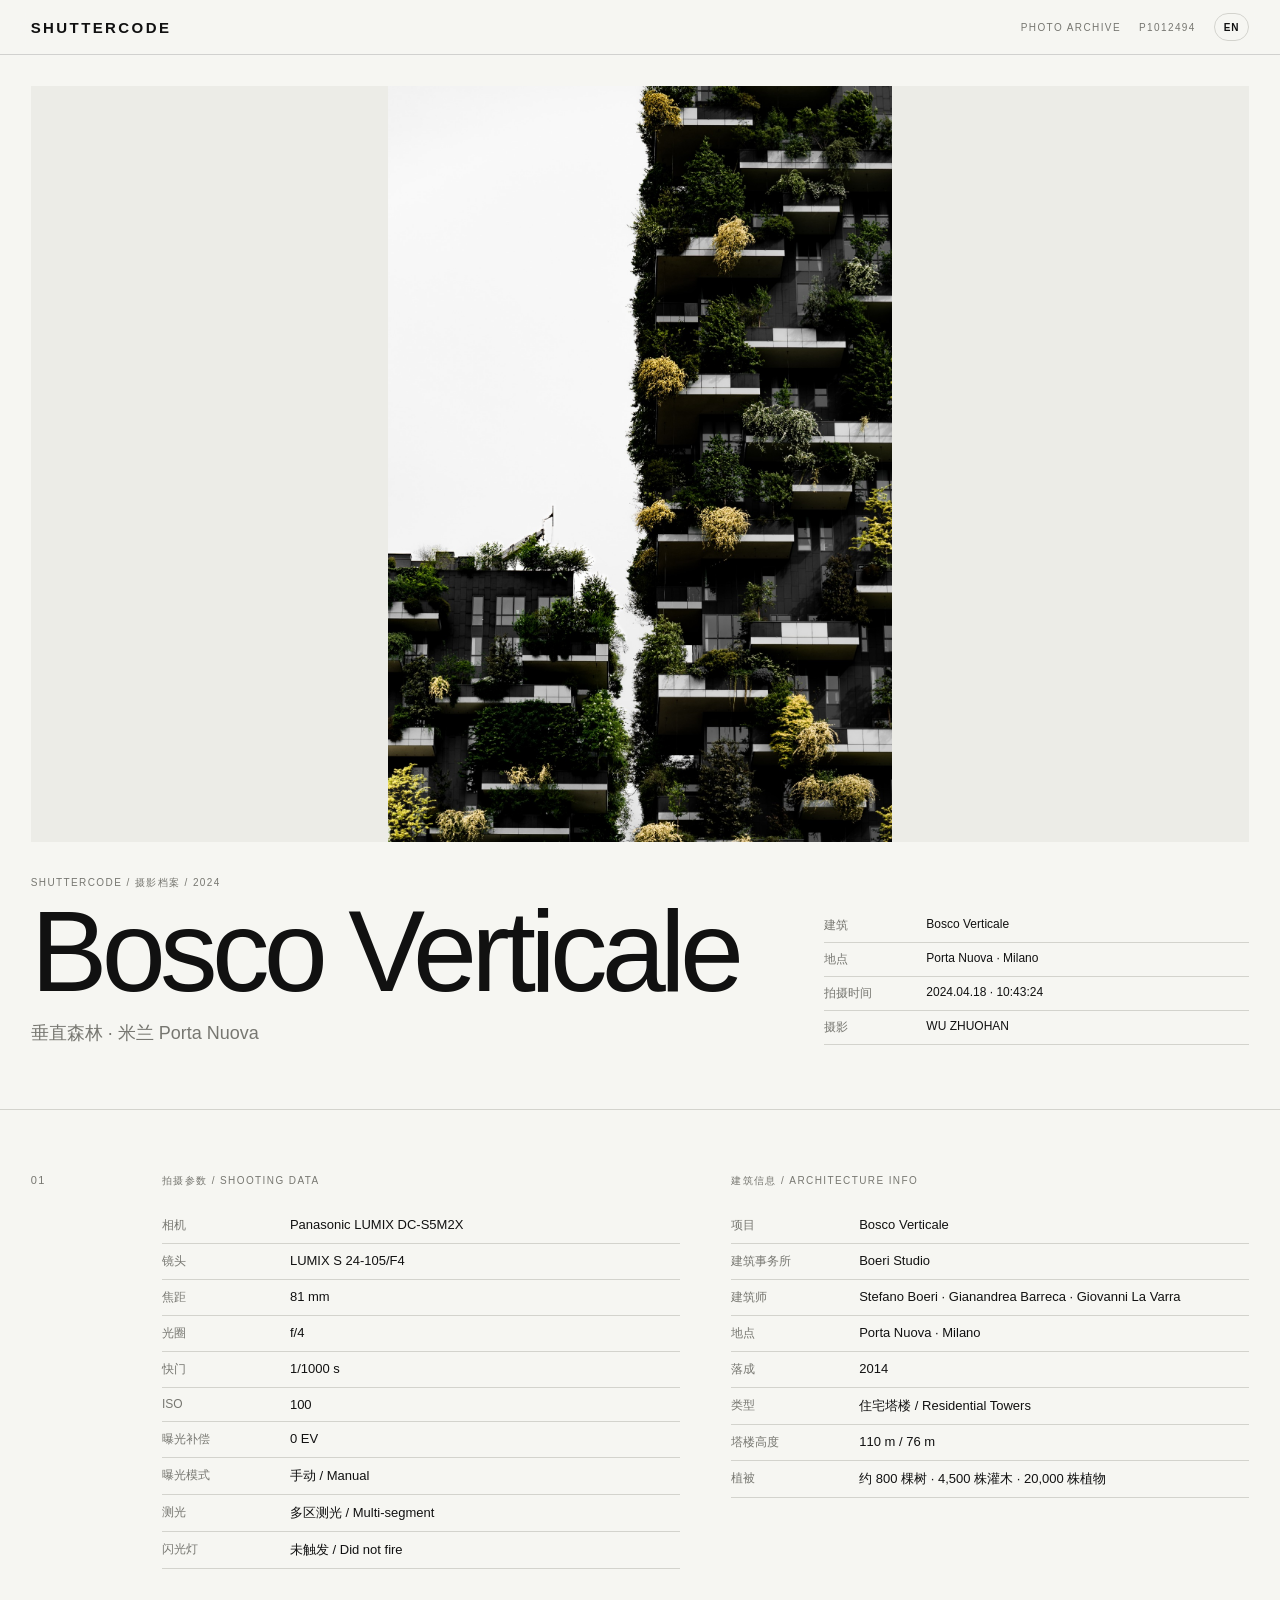
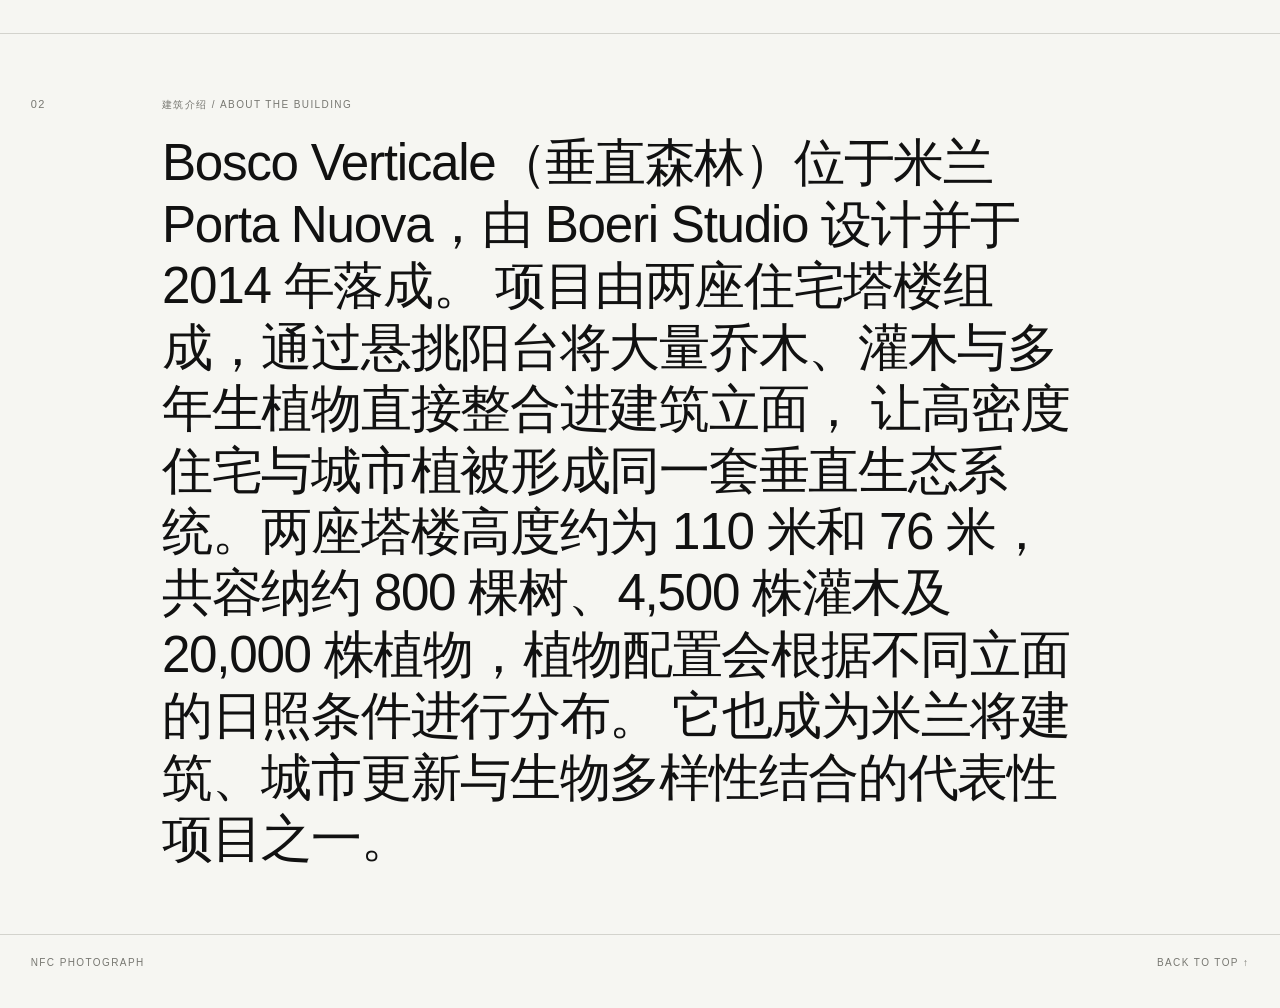
<file: index.html>
<!doctype html>
<html lang="zh-CN">
<head>
  <meta charset="utf-8">
  <meta name="viewport" content="width=device-width, initial-scale=1, viewport-fit=cover">
  
  <meta http-equiv="Cache-Control" content="no-cache, no-store, must-revalidate">
  <meta http-equiv="Pragma" content="no-cache">
  <meta http-equiv="Expires" content="0">
  <script>
  (() => {
    const PAGE_BUILD = "20260919-01";

    async function ensureLatest() {
      try {
        const versionURL = new URL("version.json?ts=" + Date.now(), window.location.href);
        const response = await fetch(versionURL, {
          cache: "no-store",
          headers: { "Cache-Control": "no-cache" }
        });
        if (!response.ok) return;

        const data = await response.json();
        if (!data.version) return;

        const current = new URL(window.location.href);
        if (current.searchParams.get("v") !== data.version) {
          current.searchParams.set("v", data.version);
          window.location.replace(current.toString());
        }
      } catch (e) {
        // If offline or GitHub Pages is temporarily unavailable, keep showing the current page.
      }
    }

    ensureLatest();

    // Safari may restore a page from Back/Forward Cache without a network request.
    window.addEventListener("pageshow", (event) => {
      if (event.persisted) ensureLatest();
    });
  })();
  </script>
<meta name="theme-color" content="#f6f6f2">
  <meta name="description" content="SHUTTERCODE NFC photography archive">
  <title>SHUTTERCODE — Bosco Verticale 垂直森林</title>
  <link rel="preload" href="assets/P1012494.20260919-01.jpg" as="image">
  <link rel="stylesheet" href="style.20260919-01.css">
</head>
<body>
  <header class="topbar">
    <a class="brandmark" href="#top" aria-label="SHUTTERCODE">SHUTTERCODE</a>
    <div class="topbar-right">
      <span>PHOTO ARCHIVE</span>
      <span>P1012494</span>
      <a class="lang-switch" href="en.html" aria-label="Switch to English">EN</a>
    </div>
  </header>

  <main>
    <section class="photo-wrap" id="top">
      <button class="photo-button" id="openPhoto" aria-label="放大照片">
        <img src="assets/P1012494.20260919-01.jpg" alt="摄影作品" fetchpriority="high">
      </button>
    </section>

    <section class="title-block">
      <div>
        <p class="eyebrow">SHUTTERCODE / 摄影档案 / 2024</p>

        <!-- 可直接把 Untitled 改成作品名称 -->
        <h1>Bosco Verticale</h1>

        <!-- 可直接改成系列名；不需要可删除这一行 -->
        <p class="sub">垂直森林 · 米兰 Porta Nuova</p>
      </div>

      <div class="basic">
        <div><span>建筑</span><b>Bosco Verticale</b></div>
        <div><span>地点</span><b>Porta Nuova · Milano</b></div>
        <div><span>拍摄时间</span><b>2024.04.18 · 10:43:24</b></div>
        <div><span>摄影</span><b>WU ZHUOHAN</b></div>
      </div>
    </section>

    <section class="specs">
      <div class="section-no">01</div>

      <div class="spec-card">
        <p class="label">拍摄参数 / SHOOTING DATA</p>
        <dl>
          <div><dt>相机</dt><dd>Panasonic LUMIX DC-S5M2X</dd></div>
          <div><dt>镜头</dt><dd>LUMIX S 24-105/F4</dd></div>
          <div><dt>焦距</dt><dd>81 mm</dd></div>
          <div><dt>光圈</dt><dd>f/4</dd></div>
          <div><dt>快门</dt><dd>1/1000 s</dd></div>
          <div><dt>ISO</dt><dd>100</dd></div>
          <div><dt>曝光补偿</dt><dd>0 EV</dd></div>
          <div><dt>曝光模式</dt><dd>手动 / Manual</dd></div>
          <div><dt>测光</dt><dd>多区测光 / Multi-segment</dd></div>
          <div><dt>闪光灯</dt><dd>未触发 / Did not fire</dd></div>
        </dl>
      </div>

      <div class="spec-card">
        <p class="label">建筑信息 / ARCHITECTURE INFO</p>
        <dl>
          <div><dt>项目</dt><dd>Bosco Verticale</dd></div>
          <div><dt>建筑事务所</dt><dd>Boeri Studio</dd></div>
          <div><dt>建筑师</dt><dd>Stefano Boeri · Gianandrea Barreca · Giovanni La Varra</dd></div>
          <div><dt>地点</dt><dd>Porta Nuova · Milano</dd></div>
          <div><dt>落成</dt><dd>2014</dd></div>
          <div><dt>类型</dt><dd>住宅塔楼 / Residential Towers</dd></div>
          <div><dt>塔楼高度</dt><dd>110 m / 76 m</dd></div>
          <div><dt>植被</dt><dd>约 800 棵树 · 4,500 株灌木 · 20,000 株植物</dd></div>
        </dl>
      </div>
    </section>

    <section class="statement">
      <div class="section-no">02</div>
      <div>
        <p class="label">建筑介绍 / ABOUT THE BUILDING</p>
        <p class="lead">
          Bosco Verticale（垂直森林）位于米兰 Porta Nuova，由 Boeri Studio 设计并于 2014 年落成。
          项目由两座住宅塔楼组成，通过悬挑阳台将大量乔木、灌木与多年生植物直接整合进建筑立面，
          让高密度住宅与城市植被形成同一套垂直生态系统。两座塔楼高度约为 110 米和 76 米，
          共容纳约 800 棵树、4,500 株灌木及 20,000 株植物，植物配置会根据不同立面的日照条件进行分布。
          它也成为米兰将建筑、城市更新与生物多样性结合的代表性项目之一。
        </p>
      </div>
    </section>
  </main>

  <footer>
    <span>NFC PHOTOGRAPH</span>
    <a href="#top">BACK TO TOP ↑</a>
  </footer>

  <dialog id="lightbox">
    <button id="closeLightbox" aria-label="关闭">×</button>
    <img src="assets/P1012494.20260919-01.jpg" alt="放大照片">
  </dialog>

  <script src="script.20260919-01.js"></script>
</body>
</html>
</file>
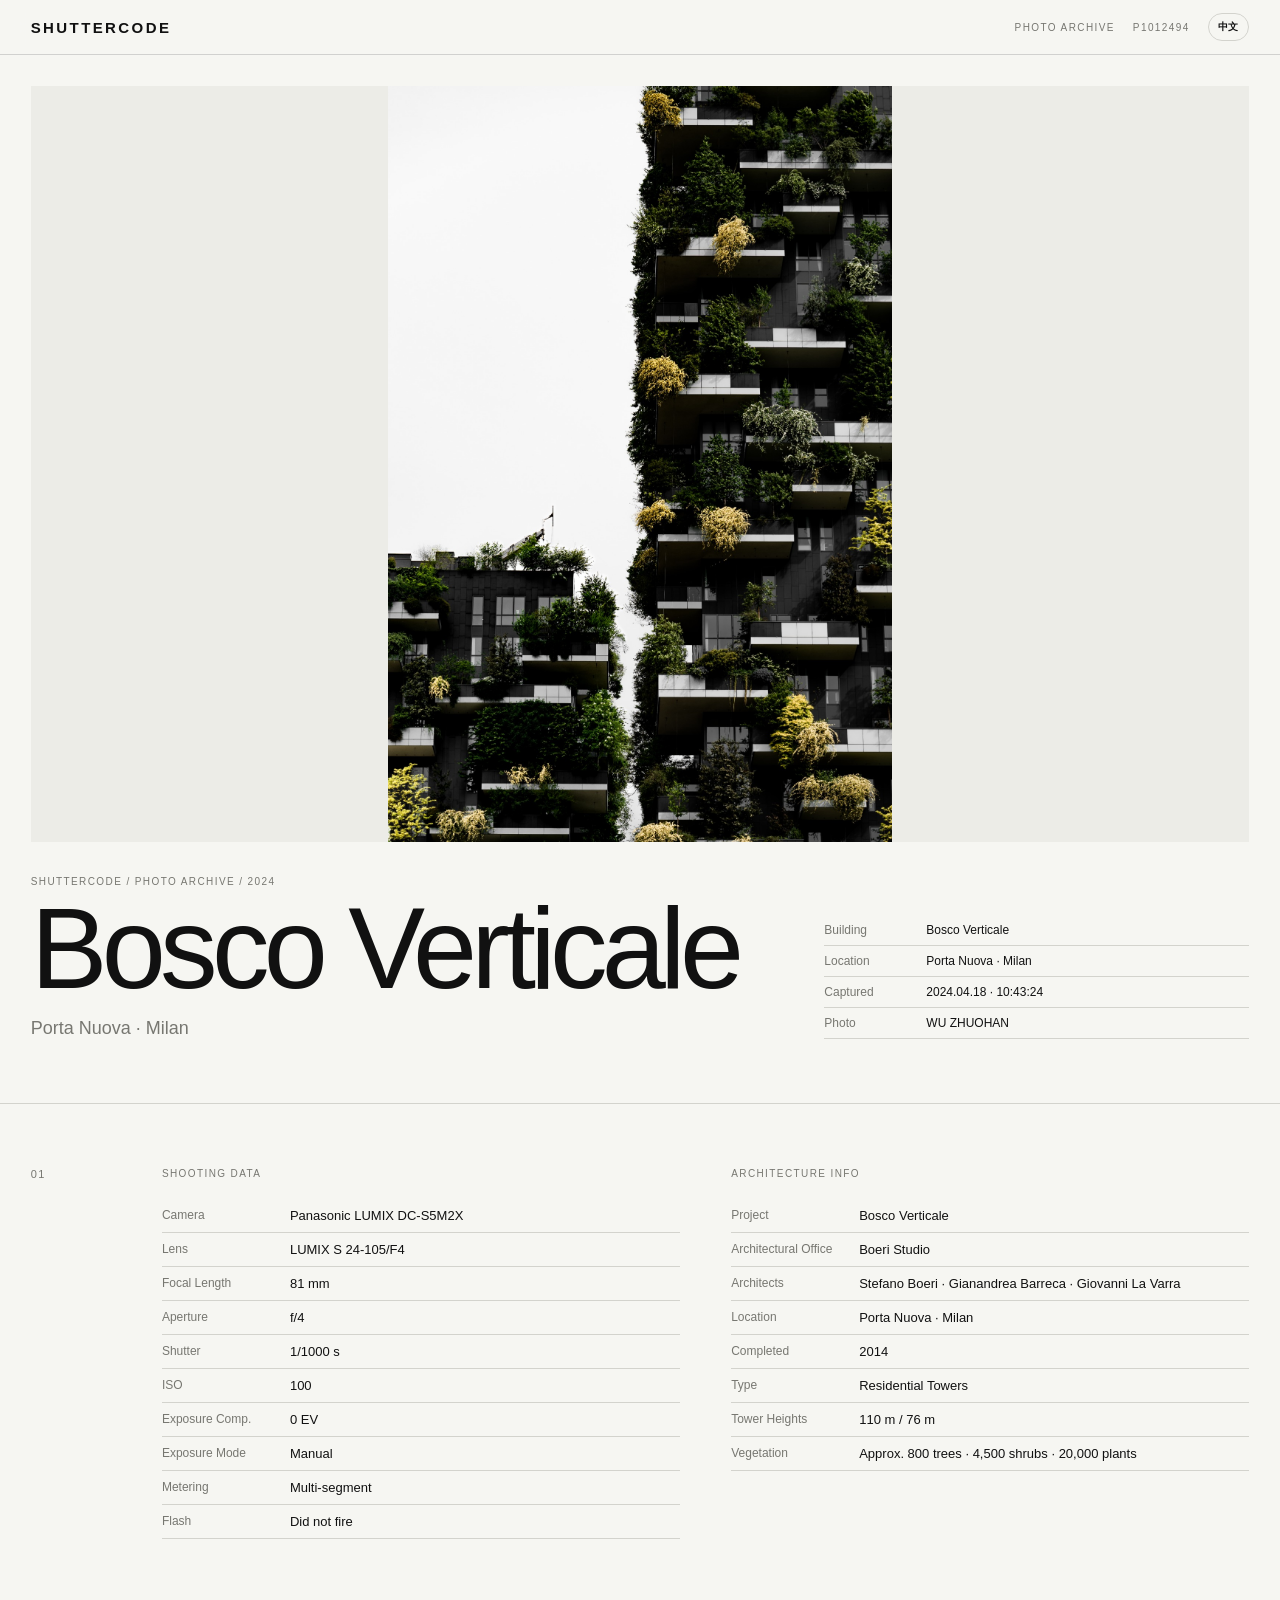
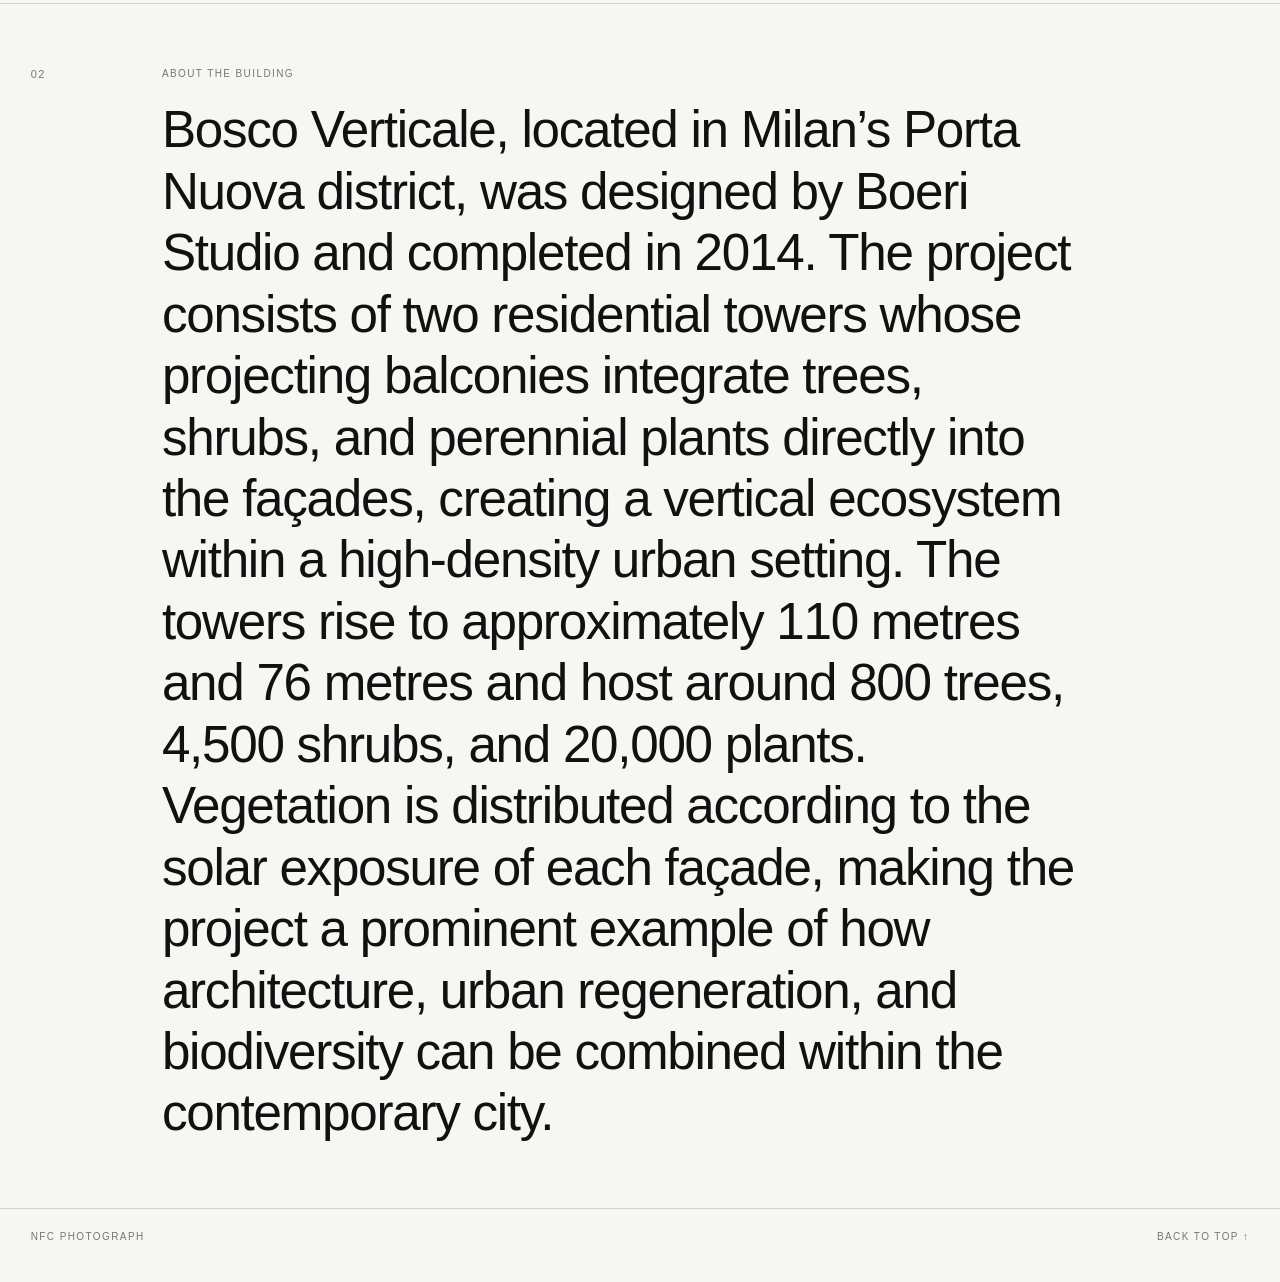
<file: en.html>
<!doctype html>
<html lang="en">
<head>
  <meta charset="utf-8">
  <meta name="viewport" content="width=device-width, initial-scale=1, viewport-fit=cover">
  
  <meta http-equiv="Cache-Control" content="no-cache, no-store, must-revalidate">
  <meta http-equiv="Pragma" content="no-cache">
  <meta http-equiv="Expires" content="0">
  <script>
  (() => {
    const PAGE_BUILD = "20260919-01";

    async function ensureLatest() {
      try {
        const versionURL = new URL("version.json?ts=" + Date.now(), window.location.href);
        const response = await fetch(versionURL, {
          cache: "no-store",
          headers: { "Cache-Control": "no-cache" }
        });
        if (!response.ok) return;

        const data = await response.json();
        if (!data.version) return;

        const current = new URL(window.location.href);
        if (current.searchParams.get("v") !== data.version) {
          current.searchParams.set("v", data.version);
          window.location.replace(current.toString());
        }
      } catch (e) {
        // If offline or GitHub Pages is temporarily unavailable, keep showing the current page.
      }
    }

    ensureLatest();

    // Safari may restore a page from Back/Forward Cache without a network request.
    window.addEventListener("pageshow", (event) => {
      if (event.persisted) ensureLatest();
    });
  })();
  </script>
<meta name="theme-color" content="#f6f6f2">
  <meta name="description" content="SHUTTERCODE NFC photography archive">
  <title>SHUTTERCODE — Bosco Verticale</title>
  <link rel="preload" href="assets/P1012494.20260919-01.jpg" as="image">
  <link rel="stylesheet" href="style.20260919-01.css">
</head>
<body>
  <header class="topbar">
    <a class="brandmark" href="#top" aria-label="SHUTTERCODE">SHUTTERCODE</a>
    <div class="topbar-right">
      <span>PHOTO ARCHIVE</span>
      <span>P1012494</span>
      <a class="lang-switch" href="index.html" aria-label="切换到中文">中文</a>
    </div>
  </header>

  <main>
    <section class="photo-wrap" id="top">
      <button class="photo-button" id="openPhoto" aria-label="放大照片">
        <img src="assets/P1012494.20260919-01.jpg" alt="摄影作品" fetchpriority="high">
      </button>
    </section>

    <section class="title-block">
      <div>
        <p class="eyebrow">SHUTTERCODE / PHOTO ARCHIVE / 2024</p>

        <!-- 可直接把 Untitled 改成作品名称 -->
        <h1>Bosco Verticale</h1>

        <!-- 可直接改成系列名；不需要可删除这一行 -->
        <p class="sub">Porta Nuova · Milan</p>
      </div>

      <div class="basic">
        <div><span>Building</span><b>Bosco Verticale</b></div>
        <div><span>Location</span><b>Porta Nuova · Milan</b></div>
        <div><span>Captured</span><b>2024.04.18 · 10:43:24</b></div>
        <div><span>Photo</span><b>WU ZHUOHAN</b></div>
      </div>
    </section>

    <section class="specs">
      <div class="section-no">01</div>

      <div class="spec-card">
        <p class="label">SHOOTING DATA</p>
        <dl>
          <div><dt>Camera</dt><dd>Panasonic LUMIX DC-S5M2X</dd></div>
          <div><dt>Lens</dt><dd>LUMIX S 24-105/F4</dd></div>
          <div><dt>Focal Length</dt><dd>81 mm</dd></div>
          <div><dt>Aperture</dt><dd>f/4</dd></div>
          <div><dt>Shutter</dt><dd>1/1000 s</dd></div>
          <div><dt>ISO</dt><dd>100</dd></div>
          <div><dt>Exposure Comp.</dt><dd>0 EV</dd></div>
          <div><dt>Exposure Mode</dt><dd>Manual</dd></div>
          <div><dt>Metering</dt><dd>Multi-segment</dd></div>
          <div><dt>Flash</dt><dd>Did not fire</dd></div>
        </dl>
      </div>

      <div class="spec-card">
        <p class="label">ARCHITECTURE INFO</p>
        <dl>
          <div><dt>Project</dt><dd>Bosco Verticale</dd></div>
          <div><dt>Architectural Office</dt><dd>Boeri Studio</dd></div>
          <div><dt>Architects</dt><dd>Stefano Boeri · Gianandrea Barreca · Giovanni La Varra</dd></div>
          <div><dt>Location</dt><dd>Porta Nuova · Milan</dd></div>
          <div><dt>Completed</dt><dd>2014</dd></div>
          <div><dt>Type</dt><dd>Residential Towers</dd></div>
          <div><dt>Tower Heights</dt><dd>110 m / 76 m</dd></div>
          <div><dt>Vegetation</dt><dd>Approx. 800 trees · 4,500 shrubs · 20,000 plants</dd></div>
        </dl>
      </div>
    </section>

    <section class="statement">
      <div class="section-no">02</div>
      <div>
        <p class="label">ABOUT THE BUILDING</p>
        <p class="lead">
          Bosco Verticale, located in Milan’s Porta Nuova district, was designed by Boeri Studio and completed in 2014.
          The project consists of two residential towers whose projecting balconies integrate trees, shrubs, and perennial plants directly into the façades,
          creating a vertical ecosystem within a high-density urban setting. The towers rise to approximately 110 metres and 76 metres
          and host around 800 trees, 4,500 shrubs, and 20,000 plants. Vegetation is distributed according to the solar exposure of each façade,
          making the project a prominent example of how architecture, urban regeneration, and biodiversity can be combined within the contemporary city.
        </p>
      </div>
    </section>
  </main>

  <footer>
    <span>NFC PHOTOGRAPH</span>
    <a href="#top">BACK TO TOP ↑</a>
  </footer>

  <dialog id="lightbox">
    <button id="closeLightbox" aria-label="关闭">×</button>
    <img src="assets/P1012494.20260919-01.jpg" alt="放大照片">
  </dialog>

  <script src="script.20260919-01.js"></script>
</body>
</html>
</file>
<file: style.20260919-01.css>
*{box-sizing:border-box}
:root{--bg:#f6f6f2;--fg:#111;--muted:#777771;--line:#d3d3cd;--pad:clamp(16px,2.4vw,34px);--max:1450px}
html{scroll-behavior:smooth;background:var(--bg);color:var(--fg)}
body{margin:0;background:var(--bg);color:var(--fg);font-family:-apple-system,BlinkMacSystemFont,"Helvetica Neue",Arial,"PingFang SC",sans-serif;-webkit-font-smoothing:antialiased}
img{display:block;width:100%;height:auto}button{font:inherit}a{color:inherit;text-decoration:none}
.topbar{position:sticky;top:0;z-index:10;display:flex;justify-content:space-between;align-items:center;gap:24px;padding:13px var(--pad);border-bottom:1px solid rgba(0,0,0,.15);background:rgba(246,246,242,.92);backdrop-filter:blur(12px);-webkit-backdrop-filter:blur(12px);font-size:10px;letter-spacing:.14em}
.brandmark{font-size:15px;font-weight:700;letter-spacing:.16em;white-space:nowrap}
.topbar-right{display:flex;align-items:center;gap:18px;color:var(--muted);white-space:nowrap}
main{max-width:var(--max);margin:0 auto}.photo-wrap{padding:var(--pad);padding-bottom:0}
.photo-button{display:block;width:100%;border:0;padding:0;background:none;cursor:zoom-in}
.photo-button img{max-height:84vh;object-fit:contain;background:#ecece7}
.title-block{display:grid;grid-template-columns:1.4fr .8fr;gap:50px;padding:34px var(--pad) 64px}
.eyebrow,.label{margin:0;font-size:10px;letter-spacing:.14em;color:var(--muted)}
h1{margin:10px 0 0;font-size:clamp(52px,9vw,132px);font-weight:500;line-height:.9;letter-spacing:-.05em}
.sub{margin:18px 0 0;font-size:18px;color:var(--muted)}
.basic{align-self:end}.basic div{display:grid;grid-template-columns:90px 1fr;gap:12px;padding:8px 0;border-bottom:1px solid var(--line);font-size:12px}
.basic span{color:var(--muted)}.basic b{font-weight:500}
.specs,.statement{display:grid;grid-template-columns:80px 1fr 1fr;gap:clamp(24px,4vw,64px);padding:64px var(--pad);border-top:1px solid var(--line)}
.section-no{font-size:11px;color:var(--muted);letter-spacing:.12em}
.spec-card dl{margin:20px 0 0}.spec-card dl div{display:grid;grid-template-columns:112px 1fr;gap:16px;padding:9px 0;border-bottom:1px solid var(--line)}
dt{font-size:12px;color:var(--muted)}dd{margin:0;font-size:13px}
.statement{grid-template-columns:80px 1fr}.lead{max-width:930px;margin:20px 0 0;font-size:clamp(25px,4vw,52px);line-height:1.2;letter-spacing:-.025em}
footer{max-width:var(--max);margin:0 auto;display:flex;justify-content:space-between;padding:22px var(--pad) 40px;border-top:1px solid var(--line);font-size:10px;letter-spacing:.14em;color:var(--muted)}
#lightbox{width:100vw;height:100dvh;max-width:none;max-height:none;margin:0;padding:0;border:0;background:rgba(8,8,8,.97)}
#lightbox::backdrop{background:rgba(8,8,8,.97)}#lightbox img{width:100%;height:100%;object-fit:contain;padding:28px}
#closeLightbox{position:fixed;right:18px;top:16px;z-index:2;width:38px;height:38px;border:0;border-radius:50%;background:rgba(255,255,255,.12);color:#fff;font-size:26px;cursor:pointer}
@media(max-width:760px){
.topbar{gap:12px}.brandmark{font-size:13px}.topbar-right{gap:10px;font-size:9px}.topbar-right span:first-child{display:none}
.title-block{grid-template-columns:1fr;gap:28px;padding-top:24px}.specs,.statement{grid-template-columns:1fr;gap:28px;padding-top:50px;padding-bottom:50px}
h1{font-size:clamp(54px,16vw,92px)}.photo-wrap{padding-left:0;padding-right:0}.photo-button img{max-height:none}
.lead{font-size:clamp(26px,8vw,40px)}footer{padding-bottom:max(36px,env(safe-area-inset-bottom))}
}
.lang-switch{
  display:inline-flex;
  align-items:center;
  justify-content:center;
  min-width:34px;
  height:28px;
  padding:0 9px;
  border:1px solid var(--line);
  border-radius:999px;
  font-size:10px;
  font-weight:600;
  letter-spacing:.08em;
  color:var(--fg);
  background:transparent;
  transition:background .18s ease,color .18s ease,border-color .18s ease;
}
.lang-switch:hover{
  background:var(--fg);
  color:var(--bg);
  border-color:var(--fg);
}
@media(max-width:760px){
  .lang-switch{min-width:36px;height:30px;padding:0 10px}
}
</file>
